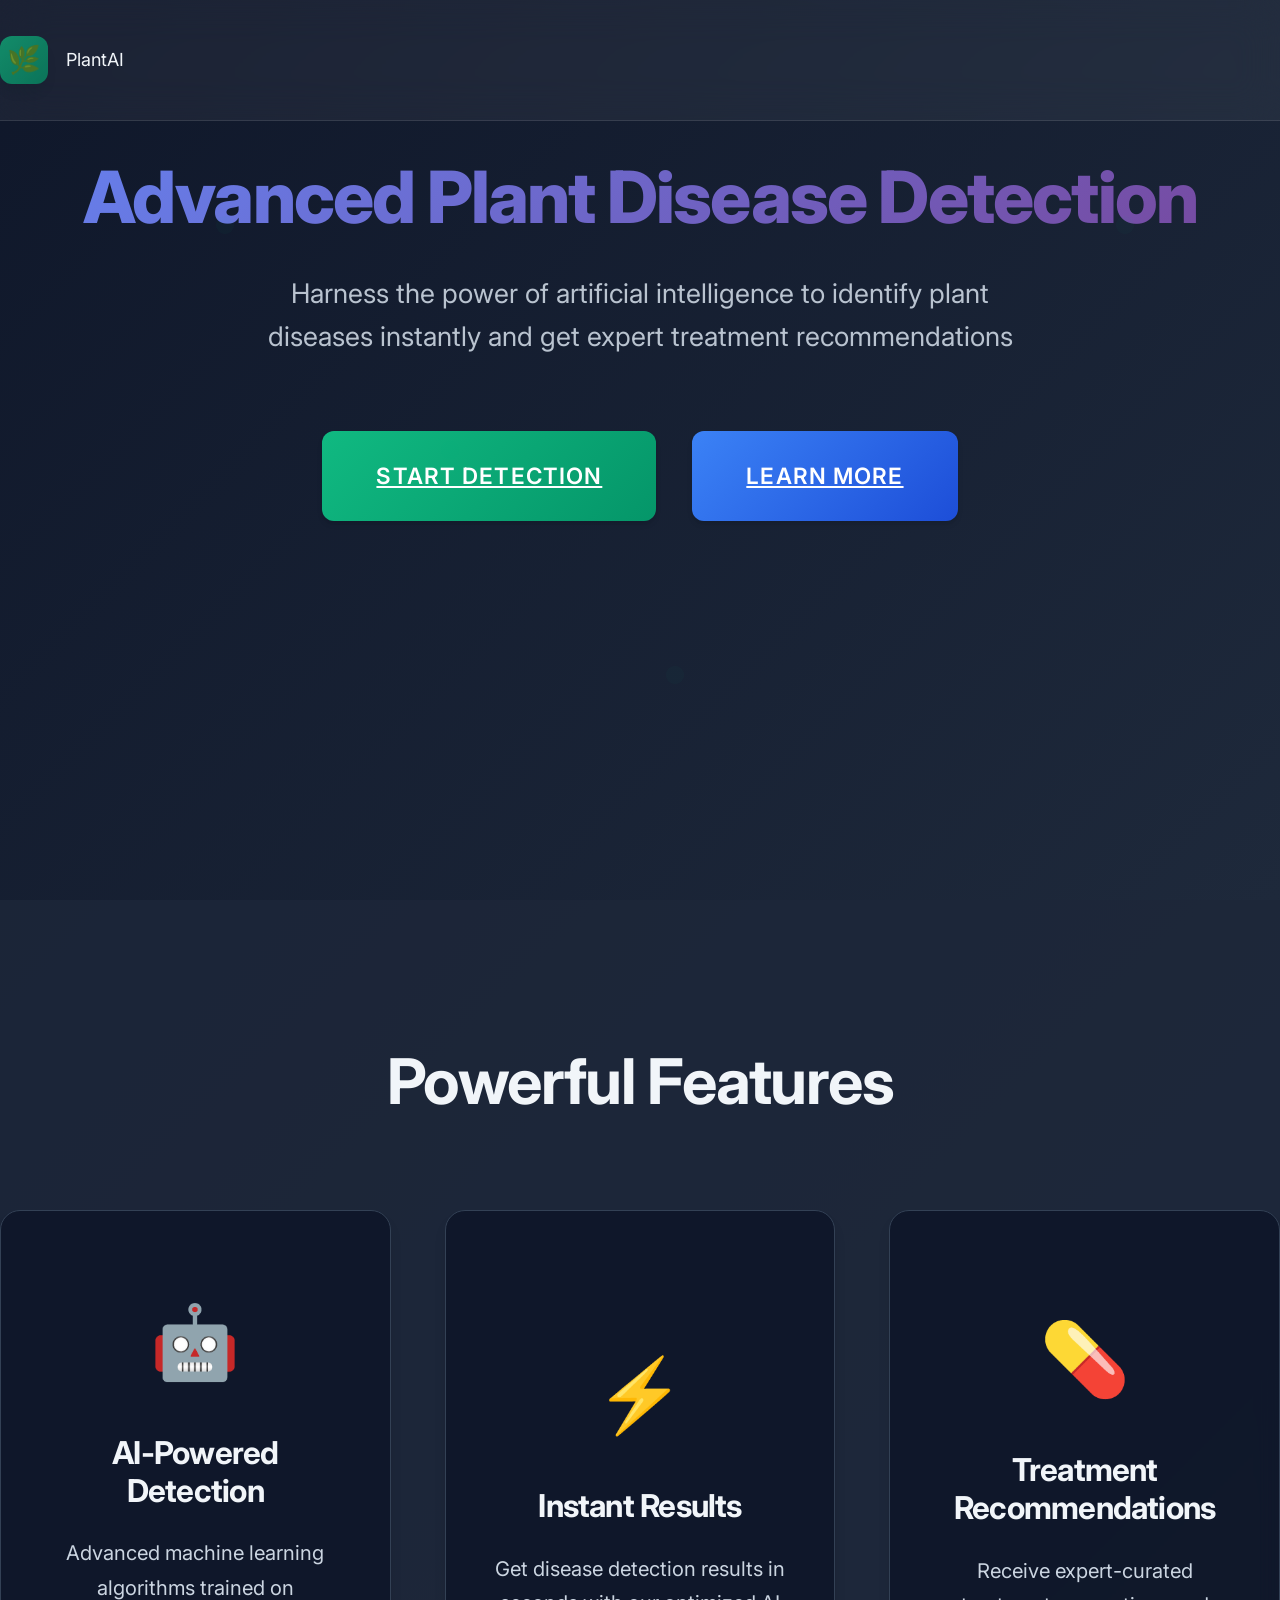
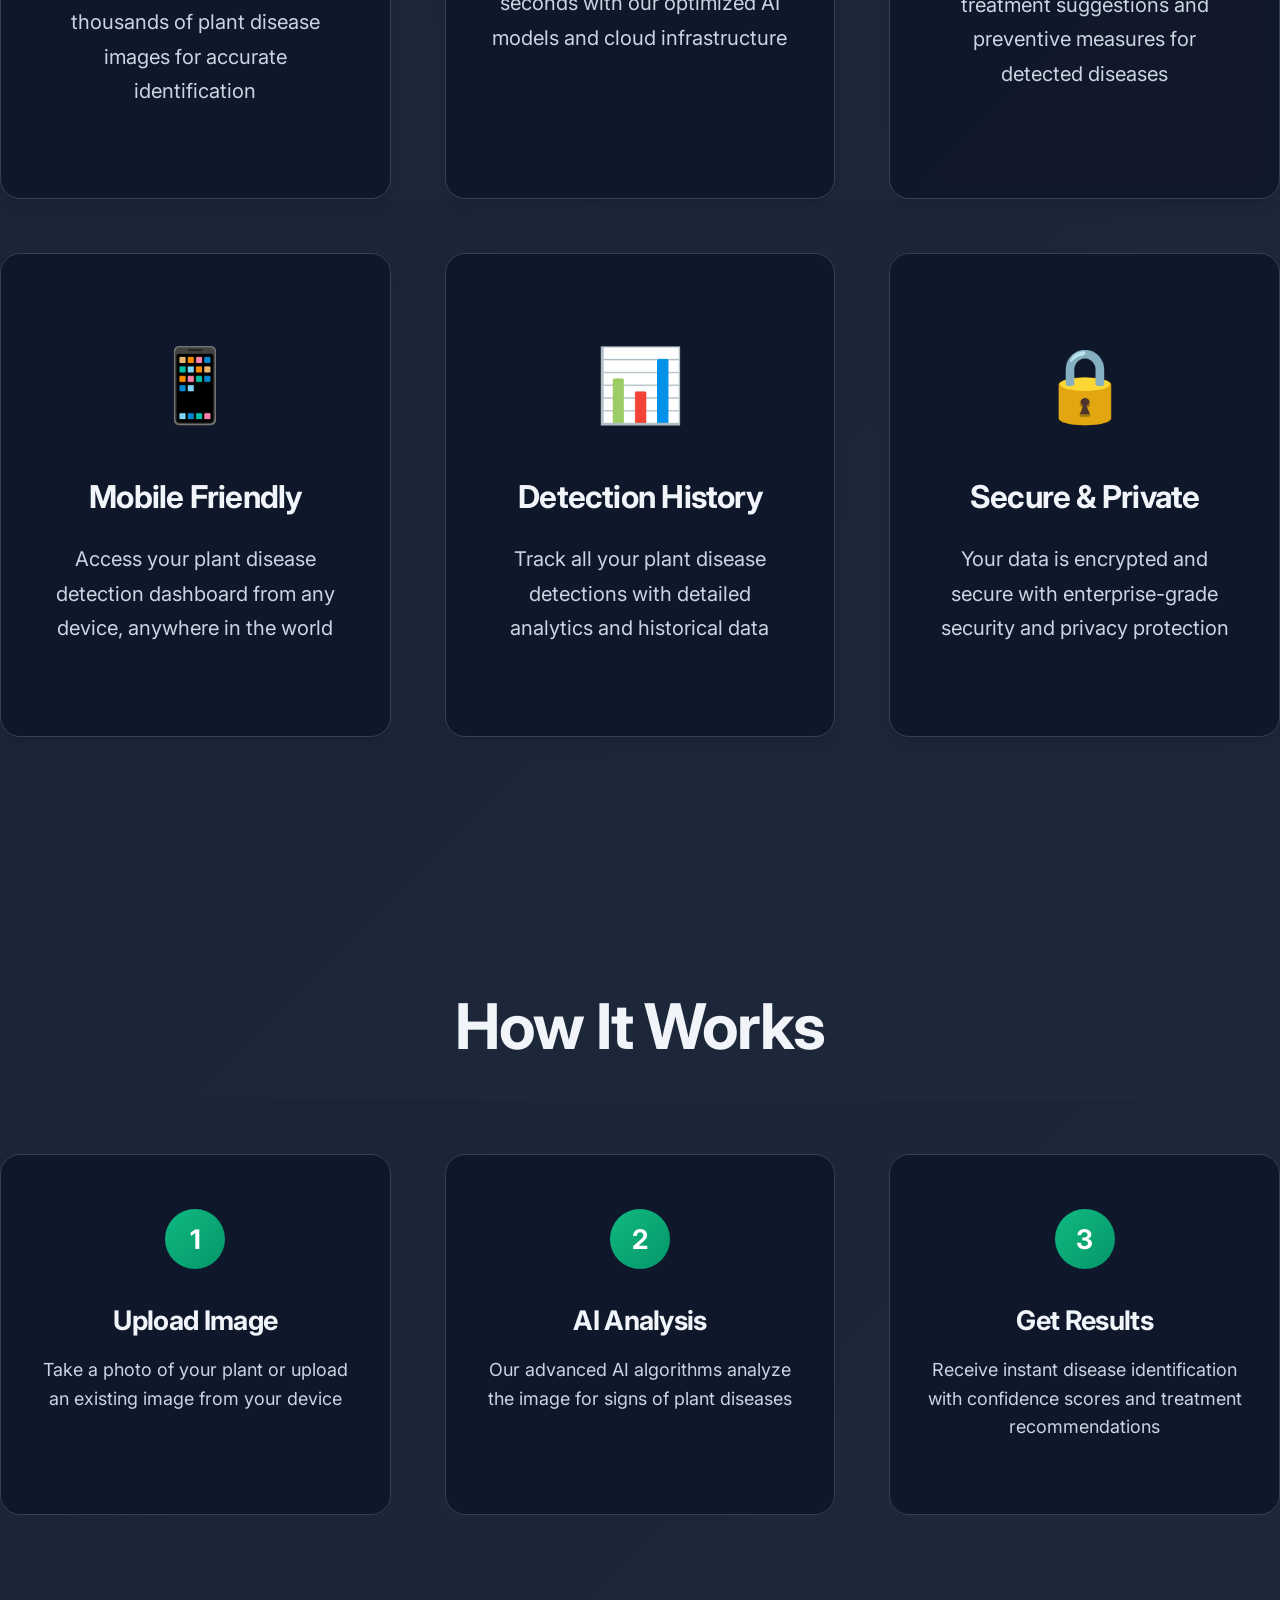
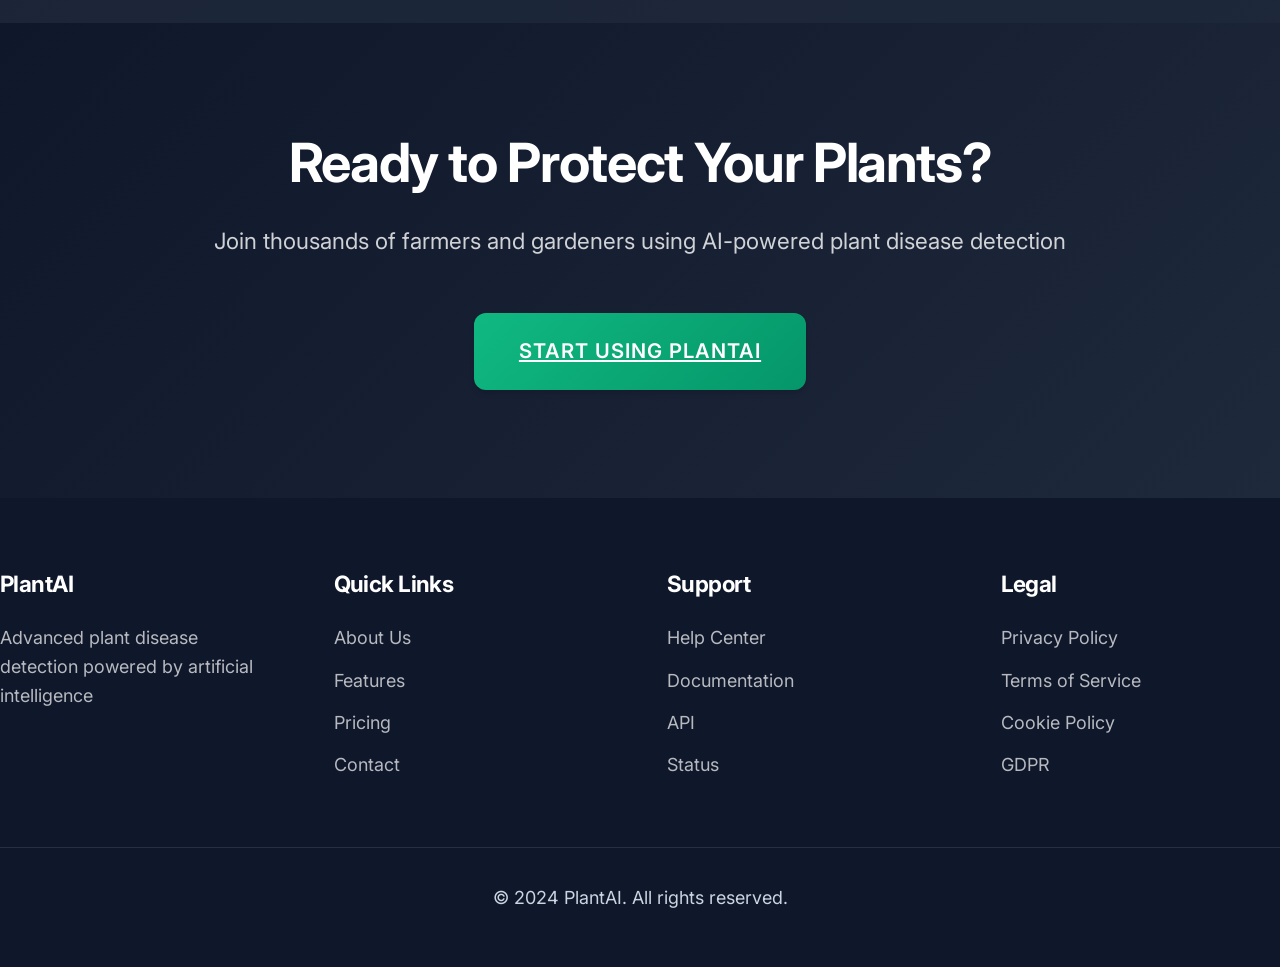
<file: frontend/index.html>
<!DOCTYPE html>
<html lang="en">
<head>
    <meta charset="UTF-8">
    <meta name="viewport" content="width=1200, initial-scale=1.0">
    <meta name="description" content="AI-powered plant disease detection system. Upload plant leaf images and get instant disease identification with treatment recommendations.">
    <meta name="keywords" content="plant disease, AI detection, agriculture, machine learning, plant health, farming">
    <meta name="author" content="PlantAI Team">
    <title>PlantAI - Advanced Plant Disease Detection</title>
    <link rel="stylesheet" href="styles.css">
    <link rel="preconnect" href="https://fonts.googleapis.com">
    <link rel="preconnect" href="https://fonts.gstatic.com" crossorigin>
    <link href="https://fonts.googleapis.com/css2?family=Inter:wght@300;400;500;600;700;800&display=swap" rel="stylesheet">
</head>
<body>
    <!-- Professional Hero Section -->
    <section class="hero">
        <div class="container">
            <header class="header">
                <div class="header-content">
                    <a href="#" class="logo">
                        <div class="logo-icon">🌿</div>
                        <span>PlantAI</span>
                    </a>
                    <nav class="nav-menu">
                    </nav>
                </div>
            </header>

            <div class="hero-content">
                <h1 class="hero-title">
                    Advanced Plant Disease Detection
                </h1>
                <p class="hero-subtitle">
                    Harness the power of artificial intelligence to identify plant diseases instantly and get expert treatment recommendations
                </p>
                <div class="hero-actions">
                    <a href="dashboard.html" class="btn btn-primary" style="width: auto; padding: 1.5rem 3rem; font-size: 1.25rem;">
                        Start Detection
                    </a>
                    <a href="#features" class="btn btn-secondary" style="width: auto; padding: 1.5rem 3rem; font-size: 1.25rem;">
                        Learn More
                    </a>
                </div>
            </div>
        </div>
    </section>

    <!-- Features Section -->
    <section id="features" class="features">
        <div class="container">
            <h2 class="section-title">Powerful Features</h2>
            <div class="features-grid">
                <div class="feature-card">
                    <div class="feature-icon">🤖</div>
                    <h3>AI-Powered Detection</h3>
                    <p>Advanced machine learning algorithms trained on thousands of plant disease images for accurate identification</p>
                </div>
                
                <div class="feature-card">
                    <div class="feature-icon">⚡</div>
                    <h3>Instant Results</h3>
                    <p>Get disease detection results in seconds with our optimized AI models and cloud infrastructure</p>
                </div>
                
                <div class="feature-card">
                    <div class="feature-icon">💊</div>
                    <h3>Treatment Recommendations</h3>
                    <p>Receive expert-curated treatment suggestions and preventive measures for detected diseases</p>
                </div>
                
                <div class="feature-card">
                    <div class="feature-icon">📱</div>
                    <h3>Mobile Friendly</h3>
                    <p>Access your plant disease detection dashboard from any device, anywhere in the world</p>
                </div>
                
                <div class="feature-card">
                    <div class="feature-icon">📊</div>
                    <h3>Detection History</h3>
                    <p>Track all your plant disease detections with detailed analytics and historical data</p>
                </div>
                
                <div class="feature-card">
                    <div class="feature-icon">🔒</div>
                    <h3>Secure & Private</h3>
                    <p>Your data is encrypted and secure with enterprise-grade security and privacy protection</p>
                </div>
            </div>
        </div>
    </section>

    <!-- How It Works Section -->
    <section class="how-it-works">
        <div class="container">
            <h2 class="section-title">How It Works</h2>
            <div class="steps-grid">
                <div class="step-card">
                    <div class="step-number">1</div>
                    <h3>Upload Image</h3>
                    <p>Take a photo of your plant or upload an existing image from your device</p>
                </div>
                
                <div class="step-card">
                    <div class="step-number">2</div>
                    <h3>AI Analysis</h3>
                    <p>Our advanced AI algorithms analyze the image for signs of plant diseases</p>
                </div>
                
                <div class="step-card">
                    <div class="step-number">3</div>
                    <h3>Get Results</h3>
                    <p>Receive instant disease identification with confidence scores and treatment recommendations</p>
                </div>
            </div>
        </div>
    </section>

    <!-- CTA Section -->
    <section class="cta">
        <div class="container">
            <div class="cta-content">
                <h2>Ready to Protect Your Plants?</h2>
                <p>Join thousands of farmers and gardeners using AI-powered plant disease detection</p>
                <div class="cta-actions">
                    <a href="dashboard.html" class="btn btn-primary" style="width: auto; padding: 1.25rem 2.5rem; font-size: 1.125rem;">
                        Start Using PlantAI
                    </a>
                </div>
            </div>
        </div>
    </section>

    <!-- Footer -->
    <footer class="footer">
        <div class="container">
            <div class="footer-content">
                <div class="footer-section">
                    <h4>PlantAI</h4>
                    <p>Advanced plant disease detection powered by artificial intelligence</p>
                </div>
                
                <div class="footer-section">
                    <h4>Quick Links</h4>
                    <ul>
                        <li><a href="#">About Us</a></li>
                        <li><a href="#">Features</a></li>
                        <li><a href="#">Pricing</a></li>
                        <li><a href="#">Contact</a></li>
                    </ul>
                </div>
                
                <div class="footer-section">
                    <h4>Support</h4>
                    <ul>
                        <li><a href="#">Help Center</a></li>
                        <li><a href="#">Documentation</a></li>
                        <li><a href="#">API</a></li>
                        <li><a href="#">Status</a></li>
                    </ul>
                </div>
                
                <div class="footer-section">
                    <h4>Legal</h4>
                    <ul>
                        <li><a href="#">Privacy Policy</a></li>
                        <li><a href="#">Terms of Service</a></li>
                        <li><a href="#">Cookie Policy</a></li>
                        <li><a href="#">GDPR</a></li>
                    </ul>
                </div>
            </div>
            
            <div class="footer-bottom">
                <p>&copy; 2024 PlantAI. All rights reserved.</p>
            </div>
        </div>
    </footer>

    <script>
        // Add smooth scrolling for anchor links
        document.querySelectorAll('a[href^="#"]').forEach(anchor => {
            anchor.addEventListener('click', function (e) {
                e.preventDefault();
                const target = document.querySelector(this.getAttribute('href'));
                if (target) {
                    target.scrollIntoView({ behavior: 'smooth' });
                }
            });
        });
    </script>
</body>
</html>
</file>
<file: frontend/styles.css>
/* ===== MODERN PROFESSIONAL UI ===== */

/* CSS Variables for Professional Theme */
:root {
    --primary-color: #10b981;
    --primary-dark: #059669;
    --primary-light: #34d399;
    --secondary-color: #3b82f6;
    --accent-color: #f59e0b;
    --danger-color: #ef4444;
    --warning-color: #f59e0b;
    --success-color: #10b981;
    --dark-bg: #0f172a;
    --light-bg: #f8fafc;
    --card-bg: #1e293b;
    --text-primary: #f1f5f9;
    --text-secondary: #cbd5e1;
    --text-light: #94a3b8;
    --border-color: #334155;
    --shadow-sm: 0 1px 2px 0 rgba(0, 0, 0, 0.05);
    --shadow-md: 0 4px 6px -1px rgba(0, 0, 0, 0.1), 0 2px 4px -1px rgba(0, 0, 0, 0.06);
    --shadow-lg: 0 10px 15px -3px rgba(0, 0, 0, 0.1), 0 4px 6px -2px rgba(0, 0, 0, 0.05);
    --shadow-xl: 0 20px 25px -5px rgba(0, 0, 0, 0.1), 0 10px 10px -5px rgba(0, 0, 0, 0.04);
    --gradient-primary: linear-gradient(135deg, #10b981 0%, #059669 100%);
    --gradient-secondary: linear-gradient(135deg, #3b82f6 0%, #1d4ed8 100%);
    --gradient-success: linear-gradient(135deg, #34d399 0%, #10b981 100%);
    --gradient-dark: linear-gradient(135deg, #0f172a 0%, #1e293b 100%);
    --gradient-card: linear-gradient(135deg, rgba(30, 41, 59, 0.8) 0%, rgba(15, 23, 42, 0.9) 100%);
}

/* Global Reset & Base Styles */
* {
    margin: 0;
    padding: 0;
    box-sizing: border-box;
}

html {
    scroll-behavior: smooth;
    font-size: 18px;
    height: 100%;
    width: 100%;
}

body {
    font-family: 'Inter', -apple-system, BlinkMacSystemFont, 'Segoe UI', Roboto, Oxygen, Ubuntu, Cantarell, sans-serif;
    line-height: 1.6;
    color: var(--text-primary);
    background: var(--gradient-dark);
    height: 100%;
    width: 100%;
    margin: 0;
    padding: 0;
    overflow-x: auto;
    position: relative;
}

body::before {
    content: '';
    position: fixed;
    top: 0;
    left: 0;
    width: 100%;
    height: 100%;
    background: url('data:image/svg+xml,<svg xmlns="http://www.w3.org/2000/svg" viewBox="0 0 100 100"><defs><pattern id="grain" width="100" height="100" patternUnits="userSpaceOnUse"><circle cx="50" cy="50" r="1" fill="%2310b981" opacity="0.03"/></pattern></defs><rect width="100" height="100" fill="url(%23grain)"/></svg>');
    pointer-events: none;
    z-index: 1;
}

/* Professional Typography */
h1, h2, h3, h4, h5, h6 {
    font-weight: 700;
    line-height: 1.2;
    letter-spacing: -0.025em;
}

h1 { font-size: 3.5rem; }
h2 { font-size: 2.5rem; }
h3 { font-size: 2rem; }
h4 { font-size: 1.5rem; }
h5 { font-size: 1.25rem; }
h6 { font-size: 1.125rem; }

p {
    font-size: 1rem;
    color: var(--text-secondary);
    margin-bottom: 1rem;
}

/* Professional Container - Desktop Only */
.container {
    margin: 0 auto;
    padding: 0;
    width: 100%;
}

/* Full width container for hero section */
.hero .container {
    max-width: none;
    padding: 0;
    width: 100%;
    height: 100%;
}

/* ===== ENHANCED HEADER ===== */
.header {
    background: rgba(255, 255, 255, 0.05);
    backdrop-filter: blur(20px);
    -webkit-backdrop-filter: blur(20px);
    border-bottom: 1px solid rgba(255, 255, 255, 0.1);
    padding: 2rem 0;
    position: relative;
    overflow: hidden;
}

.header::before {
    content: '';
    position: absolute;
    top: 0;
    left: -100%;
    width: 100%;
    height: 100%;
    background: linear-gradient(90deg, transparent, rgba(255,255,255,0.03), transparent);
    animation: shimmer 8s infinite;
}

@keyframes shimmer {
    0% { left: -100%; }
    100% { left: 100%; }
}

.header-content {
    display: flex;
    justify-content: space-between;
    align-items: center;
    position: relative;
    z-index: 10;
}

.logo {
    display: flex;
    align-items: center;
    gap: 1rem;
    text-decoration: none;
    color: var(--text-primary) !important;
}

.logo-icon {
    width: 48px;
    height: 48px;
    background: var(--gradient-primary);
    border-radius: 12px;
    display: flex;
    align-items: center;
    justify-content: center;
    font-size: 1.5rem;
    box-shadow: var(--shadow-lg);
    opacity: 0.7;
    cursor: not-allowed;
}

.header-title {
    text-align: center;
    color: white;
    margin-bottom: 0.5rem;
}

.header-subtitle {
    color: rgba(255, 255, 255, 0.8);
    font-size: 1rem;
    font-weight: 400;
}

/* ===== PROFESSIONAL NAVIGATION ===== */
.nav-menu {
    display: flex;
    gap: 2rem;
    align-items: center;
}

.nav-menu .btn {
    text-decoration: none;
    display: inline-flex;
    align-items: center;
    justify-content: center;
    transition: all 0.3s ease;
}

.nav-menu .btn:hover {
    text-decoration: none;
    transform: translateY(-2px);
    box-shadow: var(--shadow-lg);
}

.nav-link {
    color: rgba(255, 255, 255, 0.8);
    text-decoration: none;
    font-weight: 500;
    padding: 0.5rem 1rem;
    border-radius: 8px;
    transition: all 0.3s ease;
    position: relative;
}

.nav-link:hover {
    color: white;
    background: rgba(255, 255, 255, 0.1);
}

.nav-link.active {
    color: white;
    background: var(--primary-color);
}

/* ===== PROFESSIONAL AUTHENTICATION ===== */
.auth-container {
    background: rgba(255, 255, 255, 0.95);
    backdrop-filter: blur(20px);
    -webkit-backdrop-filter: blur(20px);
    border-radius: 24px;
    box-shadow: var(--shadow-xl);
    border: 1px solid rgba(255, 255, 255, 0.2);
    width: 800px;
    margin: 4rem auto;
    overflow: hidden;
    position: relative;
    min-height: 600px;
}

.auth-container::before {
    content: '';
    position: absolute;
    top: 0;
    left: 0;
    right: 0;
    height: 4px;
    background: var(--gradient-primary);
}

.auth-header {
    padding: 3rem 3rem 2rem;
    text-align: center;
    background: var(--gradient-dark);
    color: white;
}

.auth-header h2 {
    font-size: 2.5rem;
    margin-bottom: 1rem;
}

.auth-header p {
    color: rgba(255, 255, 255, 0.8);
    margin-bottom: 0;
}

.auth-body {
    padding: 3rem;
}

.form-group {
    margin-bottom: 2rem;
}

.form-label {
    display: block;
    margin-bottom: 0.75rem;
    font-weight: 600;
    color: var(--text-primary);
    font-size: 1rem;
}

.form-input {
    width: 100%;
    padding: 1.25rem 1.5rem;
    border: 2px solid var(--border-color);
    border-radius: 12px;
    font-size: 1.125rem;
    transition: all 0.3s ease;
    background: white;
}

.form-input:focus {
    outline: none;
    border-color: var(--primary-color);
    box-shadow: 0 0 0 3px rgba(37, 99, 235, 0.1);
}

.form-input::placeholder {
    color: var(--text-light);
}

.form-input::placeholder.btn {
    background: var(--gradient-primary);
    color: white;
    border: none;
    padding: 1rem 2rem;
    border-radius: 12px;
    font-size: 1.125rem;
    font-weight: 600;
    cursor: pointer;
    transition: all 0.3s ease;
    text-decoration: none;
    display: inline-block;
    position: relative;
    overflow: hidden;
}

.btn {
    width: 100%;
    padding: 1.25rem 2rem;
    border: none;
    border-radius: 12px;
    font-size: 1.125rem;
    font-weight: 600;
    cursor: pointer;
    transition: all 0.3s ease;
    position: relative;
    overflow: hidden;
    text-transform: uppercase;
    letter-spacing: 0.05em;
}

.btn-primary {
    background: var(--gradient-primary);
    color: white;
    box-shadow: var(--shadow-md);
}

.btn-primary:hover {
    transform: translateY(-2px);
    box-shadow: var(--shadow-lg);
}

.btn-primary:active {
    transform: translateY(0);
}

.btn-secondary {
    background: var(--gradient-secondary);
    color: white;
    box-shadow: var(--shadow-md);
}

.btn-secondary:hover {
    transform: translateY(-2px);
    box-shadow: var(--shadow-lg);
}

.auth-footer {
    padding: 2rem 3rem;
    text-align: center;
    background: rgba(30, 41, 59, 0.9);
    border-top: 1px solid var(--border-color);
}

.auth-link {
    color: var(--primary-color);
    text-decoration: none;
    font-weight: 600;
}

.auth-link:hover {
    text-decoration: underline;
}

/* ===== PROFESSIONAL DASHBOARD ===== */
.dashboard-container {
    min-height: 100vh;
    background: var(--gradient-dark);
}

.dashboard-header {
    background: rgba(255, 255, 255, 0.05);
    backdrop-filter: blur(20px);
    -webkit-backdrop-filter: blur(20px);
    border-bottom: 1px solid rgba(255, 255, 255, 0.1);
    position: sticky;
    top: 0;
    z-index: 100;
}

.dashboard-content {
    padding: 3rem 0;
}

.welcome-card {
    background: rgba(30, 41, 59, 0.95);
    backdrop-filter: blur(20px);
    -webkit-backdrop-filter: blur(20px);
    border-radius: 24px;
    padding: 3rem;
    box-shadow: var(--shadow-xl);
    border: 1px solid var(--border-color);
    max-width: 800px;
    margin: 0 auto 3rem;
    position: relative;
    overflow: hidden;
}

.welcome-card h2 {
    color: var(--text-primary);
    margin-bottom: 1rem;
    font-weight: 700;
}

.welcome-card p {
    color: var(--text-secondary);
    font-size: 1.125rem;
    line-height: 1.6;
}

/* ===== PROFESSIONAL UPLOAD SECTION ===== */
.upload-section {
    background: rgba(30, 41, 59, 0.95);
    backdrop-filter: blur(20px);
    -webkit-backdrop-filter: blur(20px);
    border-radius: 24px;
    padding: 3rem;
    margin-bottom: 3rem;
    position: relative;
    overflow: hidden;
    border: 1px solid var(--border-color);
}

.upload-area {
    border: 3px dashed var(--primary-color);
    border-radius: 20px;
    padding: 6rem 3rem;
    text-align: center;
    cursor: pointer;
    transition: all 0.4s ease;
    background: linear-gradient(135deg, rgba(37, 99, 235, 0.05) 0%, rgba(37, 99, 235, 0.02) 100%);
    position: relative;
    overflow: hidden;
    min-height: 400px;
    display: flex;
    flex-direction: column;
    justify-content: center;
    align-items: center;
}

.upload-area::before {
    content: '';
    position: absolute;
    top: 0;
    left: 0;
    right: 0;
    bottom: 0;
    background: linear-gradient(45deg, transparent 30%, rgba(37, 99, 235, 0.1) 50%, transparent 70%);
    transform: translateX(-100%);
    transition: transform 0.6s;
}

.upload-area:hover::before {
    transform: translateX(100%);
}

.upload-area:hover {
    border-color: var(--primary-dark);
    background: linear-gradient(135deg, rgba(37, 99, 235, 0.1) 0%, rgba(37, 99, 235, 0.05) 100%);
    transform: translateY(-5px);
}

.upload-icon {
    font-size: 6rem;
    margin-bottom: 2rem;
    color: var(--primary-color);
    animation: float 3s ease-in-out infinite;
}

@keyframes float {
    0%, 100% { transform: translateY(0px); }
    50% { transform: translateY(-10px); }
}

.upload-text {
    color: var(--text-primary);
    font-size: 1.5rem;
    font-weight: 600;
    margin-bottom: 0.5rem;
}

.upload-hint {
    color: var(--text-secondary);
    font-size: 0.875rem;
}

/* ===== PROFESSIONAL RESULTS ===== */
.results-section {
    background: rgba(0, 0, 0, 0.95);
    backdrop-filter: blur(20px);
    -webkit-backdrop-filter: blur(20px);
    border-radius: 24px;
    padding: 3rem;
    margin-bottom: 3rem;
    box-shadow: var(--shadow-xl);
    border: 1px solid rgba(255, 255, 255, 0.2);
    opacity: 0;
    transform: translateY(30px);
    transition: all 0.6s ease;
}

.results-section.show {
    opacity: 1;
    transform: translateY(0);
}

.result-card {
    background: var(--card-bg);
    border-radius: 16px;
    overflow: hidden;
    box-shadow: var(--shadow-lg);
    border: 1px solid var(--border-color);
    backdrop-filter: blur(10px);
    transition: all 0.3s ease;
}

.result-header {
    background: var(--gradient-dark);
    color: white;
    padding: 2rem;
    display: flex;
    justify-content: space-between;
    align-items: center;
    border-bottom: 1px solid rgba(255, 255, 255, 0.1);
}

.result-title {
    font-size: 1.5rem;
    font-weight: 700;
    text-shadow: 0 2px 4px rgba(0, 0, 0, 0.3);
    letter-spacing: -0.025em;
}

.confidence-badge {
    background: var(--gradient-success);
    color: white;
    padding: 0.75rem 1.5rem;
    border-radius: 50px;
    font-weight: 700;
    font-size: 0.875rem;
    box-shadow: var(--shadow-lg);
    text-shadow: 0 1px 2px rgba(0, 0, 0, 0.3);
    animation: pulse 2s infinite;
}

.confidence-high {
    background: linear-gradient(135deg, #10b981 0%, #059669 100%);
}

.confidence-medium {
    background: linear-gradient(135deg, #f59e0b 0%, #d97706 100%);
}

.confidence-low {
    background: linear-gradient(135deg, #ef4444 0%, #dc2626 100%);
}

.result-body {
    padding: 2rem;
}

.result-description {
    color: var(--text-secondary);
    margin-bottom: 2rem;
    line-height: 1.7;
    font-size: 1.1rem;
    font-weight: 500;
    text-align: left;
}

.recommendations {
    background: rgba(15, 23, 42, 0.9);
    border-radius: 12px;
    padding: 1.5rem;
    border: 1px solid var(--border-color);
    backdrop-filter: blur(5px);
}

.recommendations h4 {
    color: var(--text-primary);
    margin-bottom: 1rem;
    font-size: 1.125rem;
    font-weight: 600;
    text-shadow: 0 1px 2px rgba(16, 185, 129, 0.3);
}

.recommendations ul {
    list-style: none;
}

.recommendations li {
    padding: 0.75rem 0;
    color: var(--text-secondary);
    position: relative;
    padding-left: 2rem;
    font-size: 1rem;
    line-height: 1.5;
}

.recommendations li::before {
    content: '✓';
    position: absolute;
    left: 0;
    color: var(--success-color);
    font-weight: bold;
    font-size: 1.125rem;
    background: rgba(16, 185, 129, 0.2);
    width: 1.5rem;
    height: 1.5rem;
    border-radius: 50%;
    display: flex;
    align-items: center;
    justify-content: center;
    text-align: center;
}

.result-card:hover {
    transform: translateY(-5px) scale(1.02);
    box-shadow: var(--shadow-xl);
    border-color: var(--primary-color);
}

/* ===== PROFESSIONAL HISTORY ===== */
.history-section {
    background: rgba(30, 41, 59, 0.95);
    backdrop-filter: blur(20px);
    -webkit-backdrop-filter: blur(20px);
    border-radius: 24px;
    padding: 3rem;
    box-shadow: var(--shadow-xl);
    border: 1px solid var(--border-color);
}

.history-grid {
    display: grid;
    grid-template-columns: repeat(4, 1fr);
    gap: 2rem;
    min-height: 400px;
}

.history-item {
    background: rgba(15, 23, 42, 0.9);
    border-radius: 16px;
    overflow: hidden;
    box-shadow: var(--shadow-md);
    transition: all 0.3s ease;
    cursor: pointer;
    border: 1px solid var(--border-color);
    backdrop-filter: blur(5px);
}

.history-item:hover {
    transform: translateY(-5px);
    box-shadow: var(--shadow-xl);
}

.history-image-container {
    position: relative;
    width: 100%;
    height: 200px;
    overflow: hidden;
}

.history-image {
    width: 100%;
    height: 100%;
    object-fit: cover;
    transition: transform 0.3s ease;
}

.history-item:hover .history-image {
    transform: scale(1.05);
}

.history-overlay {
    position: absolute;
    top: 1rem;
    right: 1rem;
}

.history-status {
    padding: 0.5rem 1rem;
    border-radius: 20px;
    font-size: 0.75rem;
    font-weight: 600;
    text-transform: uppercase;
    letter-spacing: 0.05em;
    backdrop-filter: blur(10px);
    -webkit-backdrop-filter: blur(10px);
}

.history-status.healthy,
.history-status.status-healthy {
    background: rgba(16, 185, 129, 0.9);
    color: white;
}

.history-status.disease,
.history-status.status-disease {
    background: rgba(239, 68, 68, 0.9);
    color: white;
}

.history-status.warning,
.history-status.status-warning {
    background: rgba(245, 158, 11, 0.9);
    color: white;
}

.history-status.status-unknown {
    background: rgba(107, 114, 128, 0.9);
    color: white;
}

.history-content {
    padding: 1.5rem;
}

.history-title {
    font-size: 1.125rem;
    font-weight: 600;
    color: var(--text-primary);
    margin-bottom: 0.5rem;
}

.history-confidence {
    color: var(--text-secondary);
    font-size: 0.875rem;
    margin-bottom: 0.5rem;
}

.history-date {
    color: var(--text-light);
    font-size: 0.75rem;
}

/* Enhanced History Item Styles */
.history-item-header {
    display: flex;
    justify-content: space-between;
    align-items: center;
    margin-bottom: 1rem;
}

.history-item-header h4 {
    font-size: 1.125rem;
    font-weight: 600;
    color: var(--text-primary);
    margin: 0;
}

.history-item-body {
    display: flex;
    flex-direction: column;
    gap: 0.5rem;
}

.history-filename {
    color: var(--text-secondary);
    font-size: 0.875rem;
    margin: 0;
}

.history-date {
    color: var(--text-light);
    font-size: 0.75rem;
    margin: 0;
}

/* No History Card */
.no-history-card {
    text-align: center;
    padding: 4rem 2rem;
    background: rgba(30, 41, 59, 0.8);
    backdrop-filter: blur(10px);
    border-radius: 20px;
    border: 2px dashed var(--border-color);
    grid-column: 1 / -1;
}

/* Loading Spinner */
.spinner {
    display: inline-block;
    width: 16px;
    height: 16px;
    border: 2px solid rgba(255, 255, 255, 0.3);
    border-radius: 50%;
    border-top-color: white;
    animation: spin 0.8s linear infinite;
    margin-right: 8px;
}

@keyframes spin {
    to { transform: rotate(360deg); }
}

/* Form Loading State */
button:disabled {
    opacity: 0.7;
    cursor: not-allowed;
}

/* Enhanced Login Page Styles */
.auth-card {
    background: rgba(255, 255, 255, 0.95);
    backdrop-filter: blur(20px);
    -webkit-backdrop-filter: blur(20px);
    border-radius: 24px;
    padding: 3rem;
    box-shadow: var(--shadow-xl);
    border: 1px solid rgba(255, 255, 255, 0.2);
    max-width: 450px;
    margin: 0 auto;
    animation: slideUp 0.6s ease-out;
}

@keyframes slideUp {
    from {
        opacity: 0;
        transform: translateY(30px);
    }
    to {
        opacity: 1;
        transform: translateY(0);
    }
}

.auth-header {
    text-align: center;
    margin-bottom: 2.5rem;
}

.auth-icon {
    font-size: 3.5rem;
    margin-bottom: 1.5rem;
    animation: pulse 2s infinite;
}

@keyframes pulse {
    0%, 100% { transform: scale(1); }
    50% { transform: scale(1.05); }
}

.auth-header h2 {
    font-size: 2rem;
    font-weight: 700;
    color: var(--text-primary);
    margin-bottom: 0.75rem;
}

.auth-header p {
    color: var(--text-secondary);
    font-size: 1rem;
    margin: 0;
}

.form-label {
    display: flex;
    align-items: center;
    font-weight: 600;
    color: var(--text-primary);
    margin-bottom: 0.75rem;
    font-size: 0.875rem;
}

.label-icon {
    margin-right: 0.5rem;
    font-size: 1rem;
}

.password-input-wrapper {
    position: relative;
}

.password-toggle {
    position: absolute;
    right: 1rem;
    top: 50%;
    transform: translateY(-50%);
    background: none;
    border: none;
    cursor: pointer;
    padding: 0.5rem;
    border-radius: 8px;
    transition: all 0.3s ease;
}

.password-toggle:hover {
    background: var(--card-bg);
}

.toggle-icon {
    font-size: 1.25rem;
    display: block;
}

.form-options {
    margin-bottom: 2rem;
}

.checkbox-label {
    display: flex;
    align-items: center;
    cursor: pointer;
    font-size: 0.875rem;
    color: var(--text-secondary);
    position: relative;
    padding-left: 2rem;
}

.checkbox-label input[type="checkbox"] {
    position: absolute;
    opacity: 0;
    cursor: pointer;
}

.checkmark {
    position: absolute;
    left: 0;
    top: 50%;
    transform: translateY(-50%);
    height: 1.25rem;
    width: 1.25rem;
    background-color: var(--card-bg);
    border: 2px solid var(--border-color);
    border-radius: 6px;
    transition: all 0.3s ease;
}

.checkbox-label:hover input ~ .checkmark {
    border-color: var(--primary-color);
}

.checkbox-label input:checked ~ .checkmark {
    background-color: var(--primary-color);
    border-color: var(--primary-color);
}

.checkbox-label input:checked ~ .checkmark:after {
    content: "✓";
    position: absolute;
    left: 0.2rem;
    top: 50%;
    transform: translateY(-50%);
    color: white;
    font-size: 0.75rem;
    font-weight: bold;
}

.btn-full {
    width: 100%;
    padding: 1rem 2rem;
    font-size: 1rem;
    font-weight: 600;
}

.btn-text {
    transition: opacity 0.3s ease;
}

.btn-spinner {
    position: absolute;
    left: 50%;
    transform: translateX(-50%);
}

button:disabled .btn-text {
    opacity: 0;
}

button:disabled .btn-spinner {
    display: block !important;
}

.no-history-icon {
    font-size: 4rem;
    margin-bottom: 1.5rem;
    opacity: 0.5;
}

.no-history-card h3 {
    color: var(--text-secondary);
    margin-bottom: 1rem;
    font-size: 1.5rem;
}

.no-history-card p {
    color: var(--text-light);
    font-size: 1rem;
    margin: 0;
}

/* ===== PROFESSIONAL LOADING ===== */
.loading-overlay {
    position: fixed;
    top: 0;
    left: 0;
    width: 100%;
    height: 100%;
    background: rgba(0, 0, 0, 0.8);
    backdrop-filter: blur(10px);
    -webkit-backdrop-filter: blur(10px);
    display: flex;
    flex-direction: column;
    justify-content: center;
    align-items: center;
    z-index: 1000;
}

.loading-spinner {
    width: 60px;
    height: 60px;
    border: 4px solid rgba(255, 255, 255, 0.2);
    border-top: 4px solid var(--primary-color);
    border-radius: 50%;
    animation: spin 1s linear infinite;
    margin-bottom: 1.5rem;
}

@keyframes spin {
    0% { transform: rotate(0deg); }
    100% { transform: rotate(360deg); }
}

.loading-text {
    color: white;
    font-size: 1.125rem;
    font-weight: 500;
}

/* ===== PROFESSIONAL ERROR MESSAGES ===== */
.error-message {
    background: linear-gradient(135deg, #fef2f2 0%, #fee2e2 100%);
    color: var(--danger-color);
    padding: 1rem 1.5rem;
    border-radius: 12px;
    border: 1px solid #fecaca;
    font-size: 0.875rem;
    font-weight: 500;
    margin-top: 1rem;
    display: none;
}

.error-message.show {
    display: block;
    animation: slideDown 0.3s ease;
}

@keyframes slideDown {
    from {
        opacity: 0;
        transform: translateY(-10px);
    }
    to {
        opacity: 1;
        transform: translateY(0);
    }
}

/* ===== DESKTOP ONLY LAYOUT ===== */
/* Mobile responsiveness removed for desktop-only experience */

/* ===== PROFESSIONAL UTILITIES ===== */
.text-center { text-align: center; }
.text-left { text-align: left; }
.text-right { text-align: right; }

.mb-0 { margin-bottom: 0; }
.mb-1 { margin-bottom: 0.5rem; }
.mb-2 { margin-bottom: 1rem; }
.mb-3 { margin-bottom: 1.5rem; }
.mb-4 { margin-bottom: 2rem; }

.mt-0 { margin-top: 0; }
.mt-1 { margin-top: 0.5rem; }
.mt-2 { margin-top: 1rem; }
.mt-3 { margin-top: 1.5rem; }
.mt-4 { margin-top: 2rem; }

.p-0 { padding: 0; }
.p-1 { padding: 0.5rem; }
.p-2 { padding: 1rem; }
.p-3 { padding: 1.5rem; }
.p-4 { padding: 2rem; }

/* ===== PROFESSIONAL HERO SECTION ===== */
.hero {
    min-height: 100vh;
    height: 100vh;
    display: flex;
    align-items: center;
    background: var(--gradient-dark);
    position: relative;
    overflow: hidden;
    width: 100%;
}

.hero::before {
    content: '';
    position: absolute;
    top: 0;
    left: 0;
    right: 0;
    bottom: 0;
    background: url('data:image/svg+xml,<svg xmlns="http://www.w3.org/2000/svg" viewBox="0 0 100 100"><defs><pattern id="grain" width="100" height="100" patternUnits="userSpaceOnUse"><circle cx="25" cy="25" r="1" fill="%2310b981" opacity="0.03"/><circle cx="75" cy="75" r="1" fill="%2310b981" opacity="0.03"/></pattern></defs><rect width="100" height="100" fill="url(%23grain)"/></svg>');
    pointer-events: none;
    z-index: 1;
}

.hero-content {
    text-align: center;
    max-width: 1200px;
    margin: 0 auto;
    padding: 2rem;
}

.hero-title {
font-size: 4rem;
font-weight: 800;
margin-bottom: 2rem;
line-height: 1.1;
background: linear-gradient(135deg, #667eea 0%, #764ba2 100%);
-webkit-background-clip: text;
-webkit-text-fill-color: transparent;
background-clip: text;
}

.hero-subtitle {
font-size: 1.5rem;
margin-bottom: 3rem;
opacity: 0.9;
line-height: 1.6;
max-width: 800px;
margin-left: auto;
margin-right: auto;
}

.hero-actions {
display: flex;
gap: 2rem;
justify-content: center;
align-items: center;
margin-top: 4rem;
}

/* ===== PROFESSIONAL FEATURES SECTION ===== */
.features {
    padding: 8rem 0;
    background: rgba(30, 41, 59, 0.8);
    min-height: 100vh;
}

.section-title {
    text-align: center;
    font-size: 3.5rem;
    margin-bottom: 5rem;
    color: var(--text-primary);
}

.features-grid {
    display: grid;
    grid-template-columns: repeat(3, 1fr);
    gap: 3rem;
    max-width: 1400px;
    margin: 0 auto;
}

.feature-card {
    background: rgba(15, 23, 42, 0.9);
    padding: 4rem 2.5rem;
    border-radius: 20px;
    box-shadow: var(--shadow-lg);
    text-align: center;
    transition: all 0.3s ease;
    border: 1px solid var(--border-color);
    min-height: 400px;
    display: flex;
    flex-direction: column;
    justify-content: center;
    backdrop-filter: blur(10px);
}

.feature-card:hover {
    transform: translateY(-5px) scale(1.02);
    box-shadow: var(--shadow-xl);
    border-color: var(--primary-color);
}

.feature-icon {
    font-size: 4rem;
    margin-bottom: 2rem;
    display: block;
}

.feature-card h3 {
    font-size: 1.75rem;
    margin-bottom: 1.5rem;
    color: var(--text-primary);
}

.feature-card p {
    color: var(--text-secondary);
    line-height: 1.7;
    font-size: 1.125rem;
}

/* ===== PROFESSIONAL HOW IT WORKS SECTION ===== */
.how-it-works {
    padding: 6rem 0;
    background: rgba(30, 41, 59, 0.8);
}

.steps-grid {
    display: grid;
    grid-template-columns: repeat(3, 1fr);
    gap: 3rem;
    margin-top: 4rem;
}

.step-card {
    text-align: center;
    position: relative;
    background: rgba(15, 23, 42, 0.9);
    padding: 3rem 2rem;
    border-radius: 20px;
    border: 1px solid var(--border-color);
    backdrop-filter: blur(10px);
    transition: all 0.3s ease;
}

.step-number {
    width: 60px;
    height: 60px;
    background: var(--gradient-primary);
    color: white;
    border-radius: 50%;
    display: flex;
    align-items: center;
    justify-content: center;
    font-size: 1.5rem;
    font-weight: 700;
    margin: 0 auto 2rem;
}

.step-card h3 {
    font-size: 1.5rem;
    margin-bottom: 1rem;
    color: var(--text-primary);
}

.step-card p {
    color: var(--text-secondary);
    line-height: 1.6;
}

/* ===== PROFESSIONAL CTA SECTION ===== */
.cta {
    padding: 6rem 0;
    background: var(--gradient-dark);
    text-align: center;
}

.cta-content h2 {
    color: white;
    font-size: 3rem;
    margin-bottom: 1.5rem;
}

.cta-content p {
    color: rgba(255, 255, 255, 0.8);
    font-size: 1.25rem;
    margin-bottom: 3rem;
}

.cta-actions {
    display: flex;
    gap: 1.5rem;
    justify-content: center;
    flex-wrap: wrap;
}

/* ===== PROFESSIONAL FOOTER ===== */
.footer {
    background: var(--dark-bg);
    color: white;
    padding: 4rem 0 2rem;
}

.footer-content {
    display: grid;
    grid-template-columns: repeat(4, 1fr);
    gap: 3rem;
    margin-bottom: 3rem;
}

.footer-section h4 {
    font-size: 1.25rem;
    margin-bottom: 1.5rem;
    color: white;
}

.footer-section p {
    color: rgba(255, 255, 255, 0.7);
    line-height: 1.6;
}

.footer-section ul {
    list-style: none;
}

.footer-section ul li {
    margin-bottom: 0.75rem;
}

.footer-section ul li a {
    color: rgba(255, 255, 255, 0.7);
    text-decoration: none;
    transition: color 0.3s ease;
}

.footer-section ul li a:hover {
    color: white;
}

.footer-bottom {
    text-align: center;
    padding-top: 2rem;
    border-top: 1px solid rgba(255, 255, 255, 0.1);
    color: rgba(255, 255, 255, 0.5);
}

/* ===== ENHANCED DASHBOARD COMPONENTS ===== */
.welcome-stats {
    display: grid;
    grid-template-columns: repeat(auto-fit, minmax(150px, 1fr));
    gap: 1.5rem;
    margin-bottom: 2rem;
}

.stat-item {
    background: var(--gradient-card);
    padding: 1.5rem;
    border-radius: 16px;
    text-align: center;
    border: 1px solid var(--border-color);
    backdrop-filter: blur(10px);
    transition: all 0.3s ease;
    position: relative;
    overflow: hidden;
}

.stat-item::before {
    content: '';
    position: absolute;
    top: 0;
    left: 0;
    width: 100%;
    height: 2px;
    background: var(--gradient-primary);
    transform: scaleX(0);
    transition: transform 0.3s ease;
}

.stat-item:hover::before {
    transform: scaleX(1);
}

.stat-item:hover {
    transform: translateY(-2px);
    box-shadow: var(--shadow-lg);
}

.stat-number {
    font-size: 2.5rem;
    font-weight: 700;
    color: var(--primary-color);
    margin-bottom: 0.5rem;
    display: block;
    animation: countUp 0.6s ease-out;
}

.stat-label {
    font-size: 0.875rem;
    color: var(--text-secondary);
    text-transform: uppercase;
    letter-spacing: 0.05em;
    font-weight: 500;
}

.section-header {
    display: flex;
    justify-content: space-between;
    align-items: center;
    margin-bottom: 2rem;
    flex-wrap: wrap;
    gap: 1rem;
}

.upload-tips {
    display: flex;
    align-items: center;
    gap: 0.5rem;
}

.tip {
    background: rgba(16, 185, 129, 0.1);
    color: var(--primary-light);
    padding: 0.5rem 1rem;
    border-radius: 20px;
    font-size: 0.875rem;
    border: 1px solid rgba(16, 185, 129, 0.2);
    animation: pulse 2s infinite;
}

@keyframes countUp {
    from {
        opacity: 0;
        transform: translateY(20px);
    }
    to {
        opacity: 1;
        transform: translateY(0);
    }
}

@keyframes pulse {
    0%, 100% {
        opacity: 1;
    }
    50% {
        opacity: 0.7;
    }
}

/* Enhanced Button Styles */
.btn-warning {
    background: var(--gradient-secondary);
    color: white;
    border: none;
    transition: all 0.3s ease;
    position: relative;
    overflow: hidden;
}

.btn-warning::before {
    content: '';
    position: absolute;
    top: 0;
    left: -100%;
    width: 100%;
    height: 100%;
    background: rgba(255, 255, 255, 0.2);
    transition: left 0.3s ease;
}

.btn-warning:hover::before {
    left: 100%;
}

.btn-warning:hover {
    transform: translateY(-2px);
    box-shadow: var(--shadow-lg);
}

/* Enhanced Upload Area */
.upload-area {
    background: var(--gradient-card);
    border: 2px dashed var(--border-color);
    border-radius: 20px;
    padding: 3rem 2rem;
    text-align: center;
    cursor: pointer;
    transition: all 0.3s ease;
    position: relative;
    overflow: hidden;
    backdrop-filter: blur(10px);
}

.upload-area::before {
    content: '';
    position: absolute;
    top: 0;
    left: 0;
    width: 100%;
    height: 100%;
    background: linear-gradient(45deg, transparent 30%, rgba(16, 185, 129, 0.1) 50%, transparent 70%);
    transform: translateX(-100%);
    transition: transform 0.6s ease;
}

.upload-area:hover::before {
    transform: translateX(100%);
}

.upload-area:hover {
    border-color: var(--primary-color);
    background: rgba(16, 185, 129, 0.05);
    transform: scale(1.02);
}

/* Enhanced Loading Overlay */
.loading-overlay {
    background: rgba(15, 23, 42, 0.95);
    backdrop-filter: blur(10px);
    position: fixed;
    top: 0;
    left: 0;
    width: 100%;
    height: 100%;
    display: flex;
    justify-content: center;
    align-items: center;
    z-index: 9999;
}

.loading-spinner {
    width: 60px;
    height: 60px;
    border: 3px solid rgba(16, 185, 129, 0.2);
    border-top: 3px solid var(--primary-color);
    border-radius: 50%;
    animation: spin 1s linear infinite;
}

.loading-text {
    color: var(--text-primary);
    margin-top: 1rem;
    font-size: 1.125rem;
    font-weight: 500;
}

@keyframes spin {
    0% { transform: rotate(0deg); }
    100% { transform: rotate(360deg); }
}

/* ===== PROFESSIONAL ANIMATIONS ===== */
.fade-in {
    animation: fadeIn 0.6s ease;
}

.slide-up {
    animation: slideUp 0.6s ease;
}

.scale-in {
    animation: scaleIn 0.4s ease;
}

@keyframes fadeIn {
    from {
        opacity: 0;
        transform: translateY(20px);
    }
    to {
        opacity: 1;
        transform: translateY(0);
    }
}

@keyframes slideUp {
    from {
        opacity: 0;
        transform: translateY(30px);
    }
    to {
        opacity: 1;
        transform: translateY(0);
    }
}

@keyframes scaleIn {
    from {
        opacity: 0;
        transform: scale(0.9);
    }
    to {
        opacity: 1;
        transform: scale(1);
    }
}
</file>
